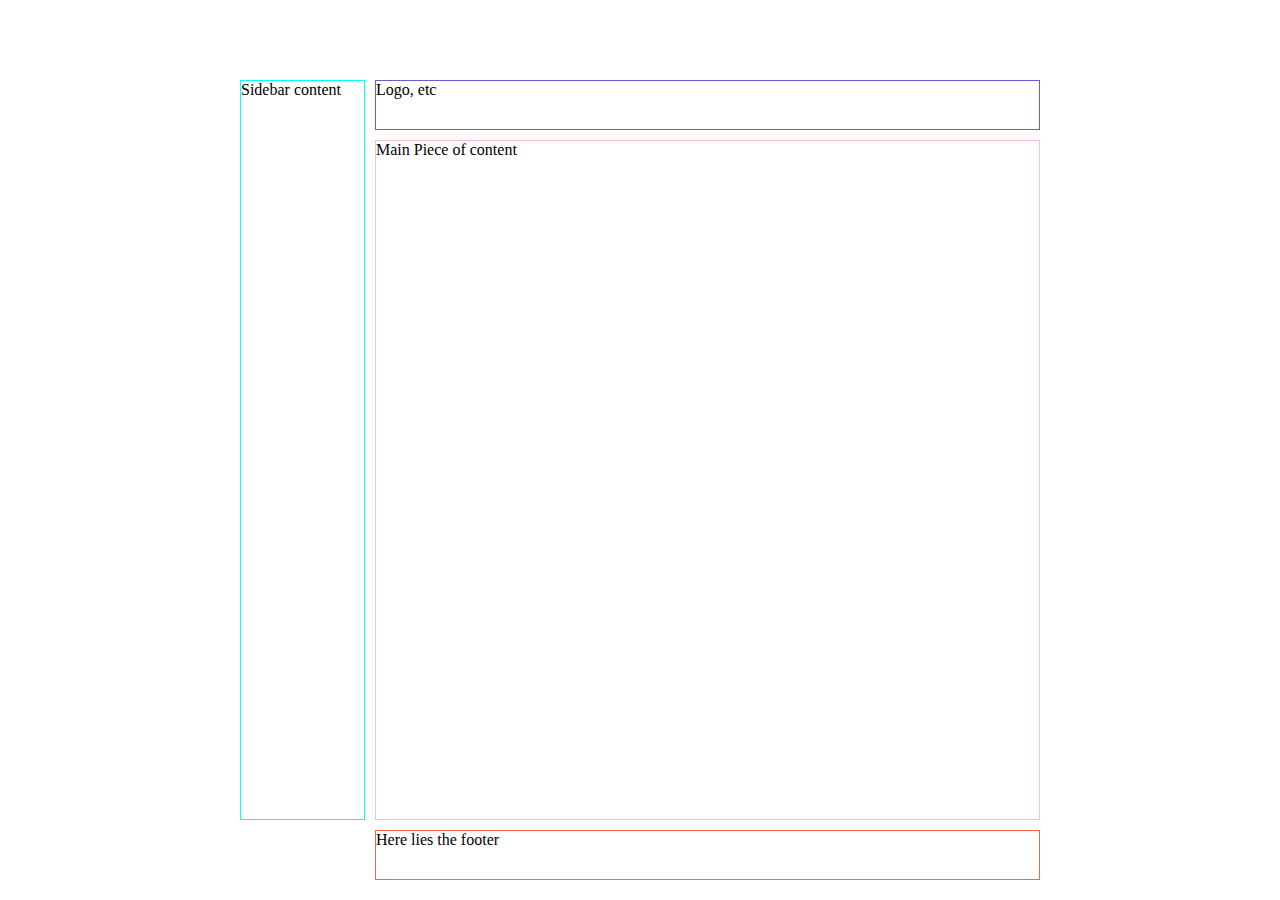
<file: Grid fun/index.html>
<!DOCTYPE html>
<html lang="en">
  <head>
    <title>Revenge of the GRID</title>
    <link rel="stylesheet" href="style.css" />
  </head>
  <body>
    <div class="container">
      <nav>Logo, etc</nav>
      <aside>Sidebar content</aside>
      <main>Main Piece of content</main>
      <footer>Here lies the footer</footer>
    </div>
  </body>
</html>
</file>
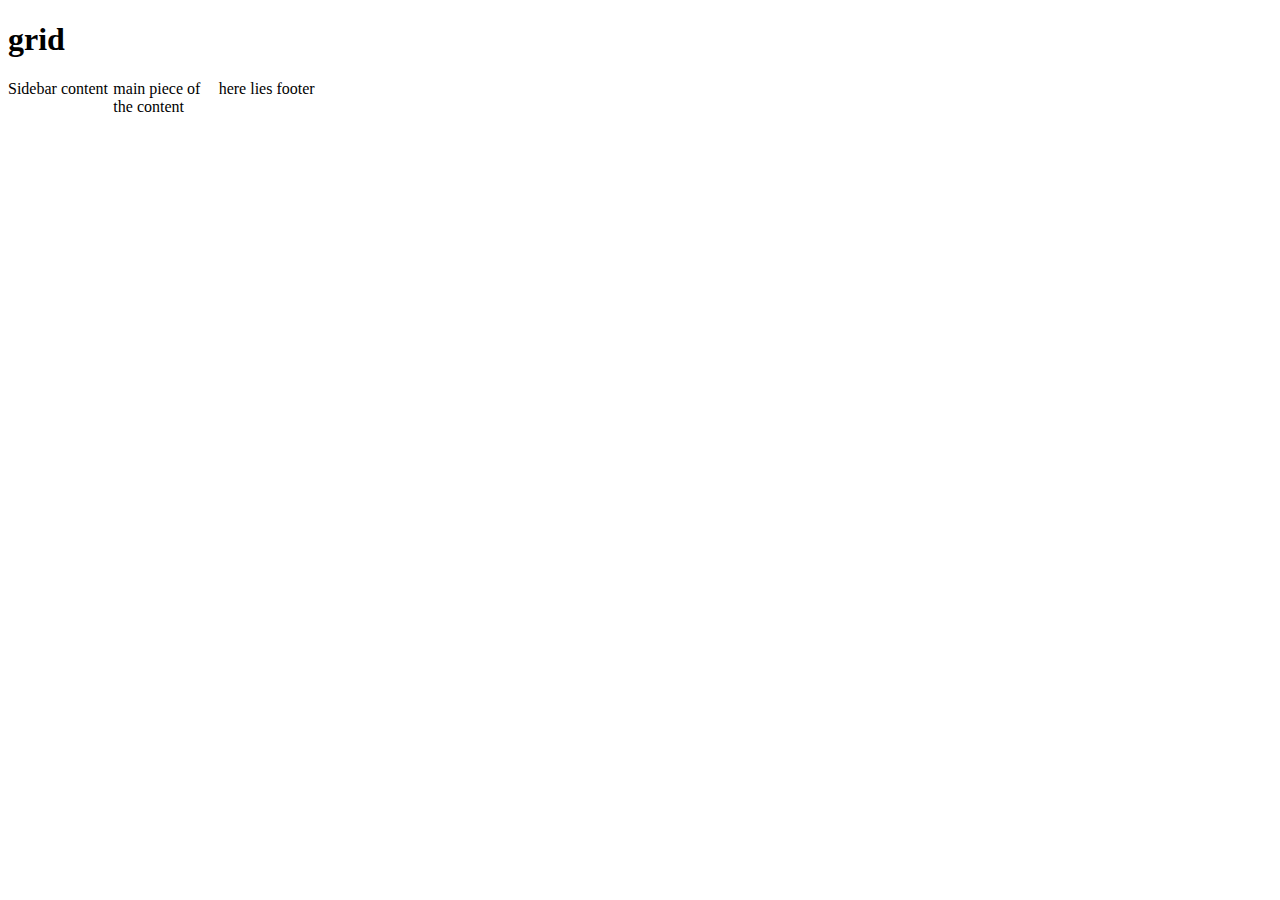
<file: 3rd day /grid copy/index.html>
<!DOCTYPE html>
<html lang="en">
  <head>
    <meta charset="UTF-8" />
    <meta name="viewport" content="width=device-width, initial-scale=1.0" />
    <title>CSS grid</title>
    <link rel="stylesheet" href="style.css" />
  </head>
  <body>
    <h1>grid</h1>
    <div class="container">
      <aside>Sidebar content</aside>
      <main>main piece of the content</main>
      <footer>here lies footer</footer>
    </div>
  </body>
</html>
</file>
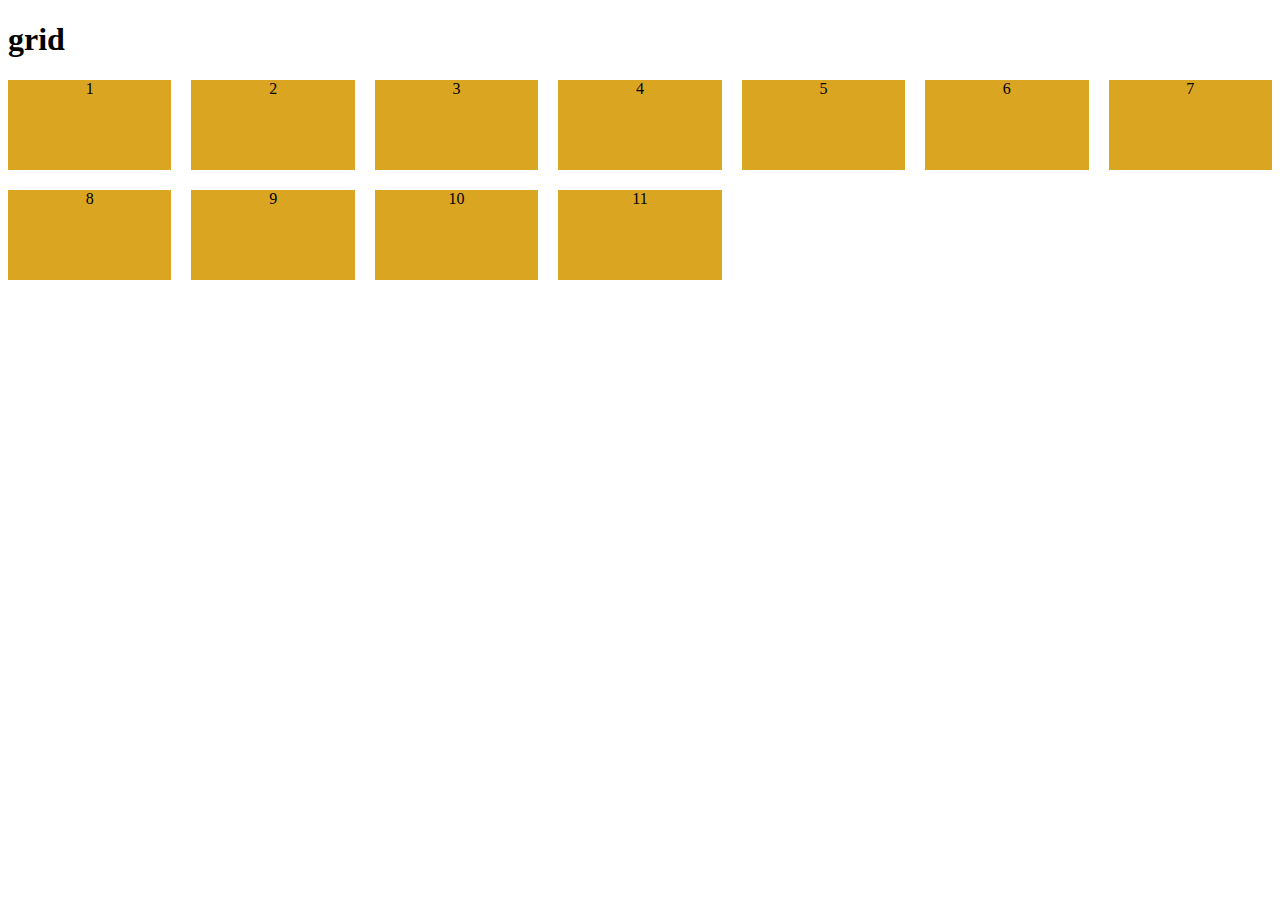
<file: 3rd day /grid/index.html>
<!DOCTYPE html>
<html lang="en">
  <head>
    <meta charset="UTF-8" />
    <meta name="viewport" content="width=device-width, initial-scale=1.0" />
    <title>CSS grid</title>
    <link rel="stylesheet" href="style.css" />
  </head>
  <body>
    <h1>grid</h1>
    <div class="container">
      <div class="item">1</div>
      <div class="item">2</div>
      <div class="item">3</div>
      <div class="item">4</div>
      <div class="item">5</div>
      <div class="item">6</div>
      <div class="item">7</div>
      <div class="item">8</div>
      <div class="item">9</div>
      <div class="item">10</div>
      <div class="item">11</div>
    </div>
  </body>
</html>
</file>
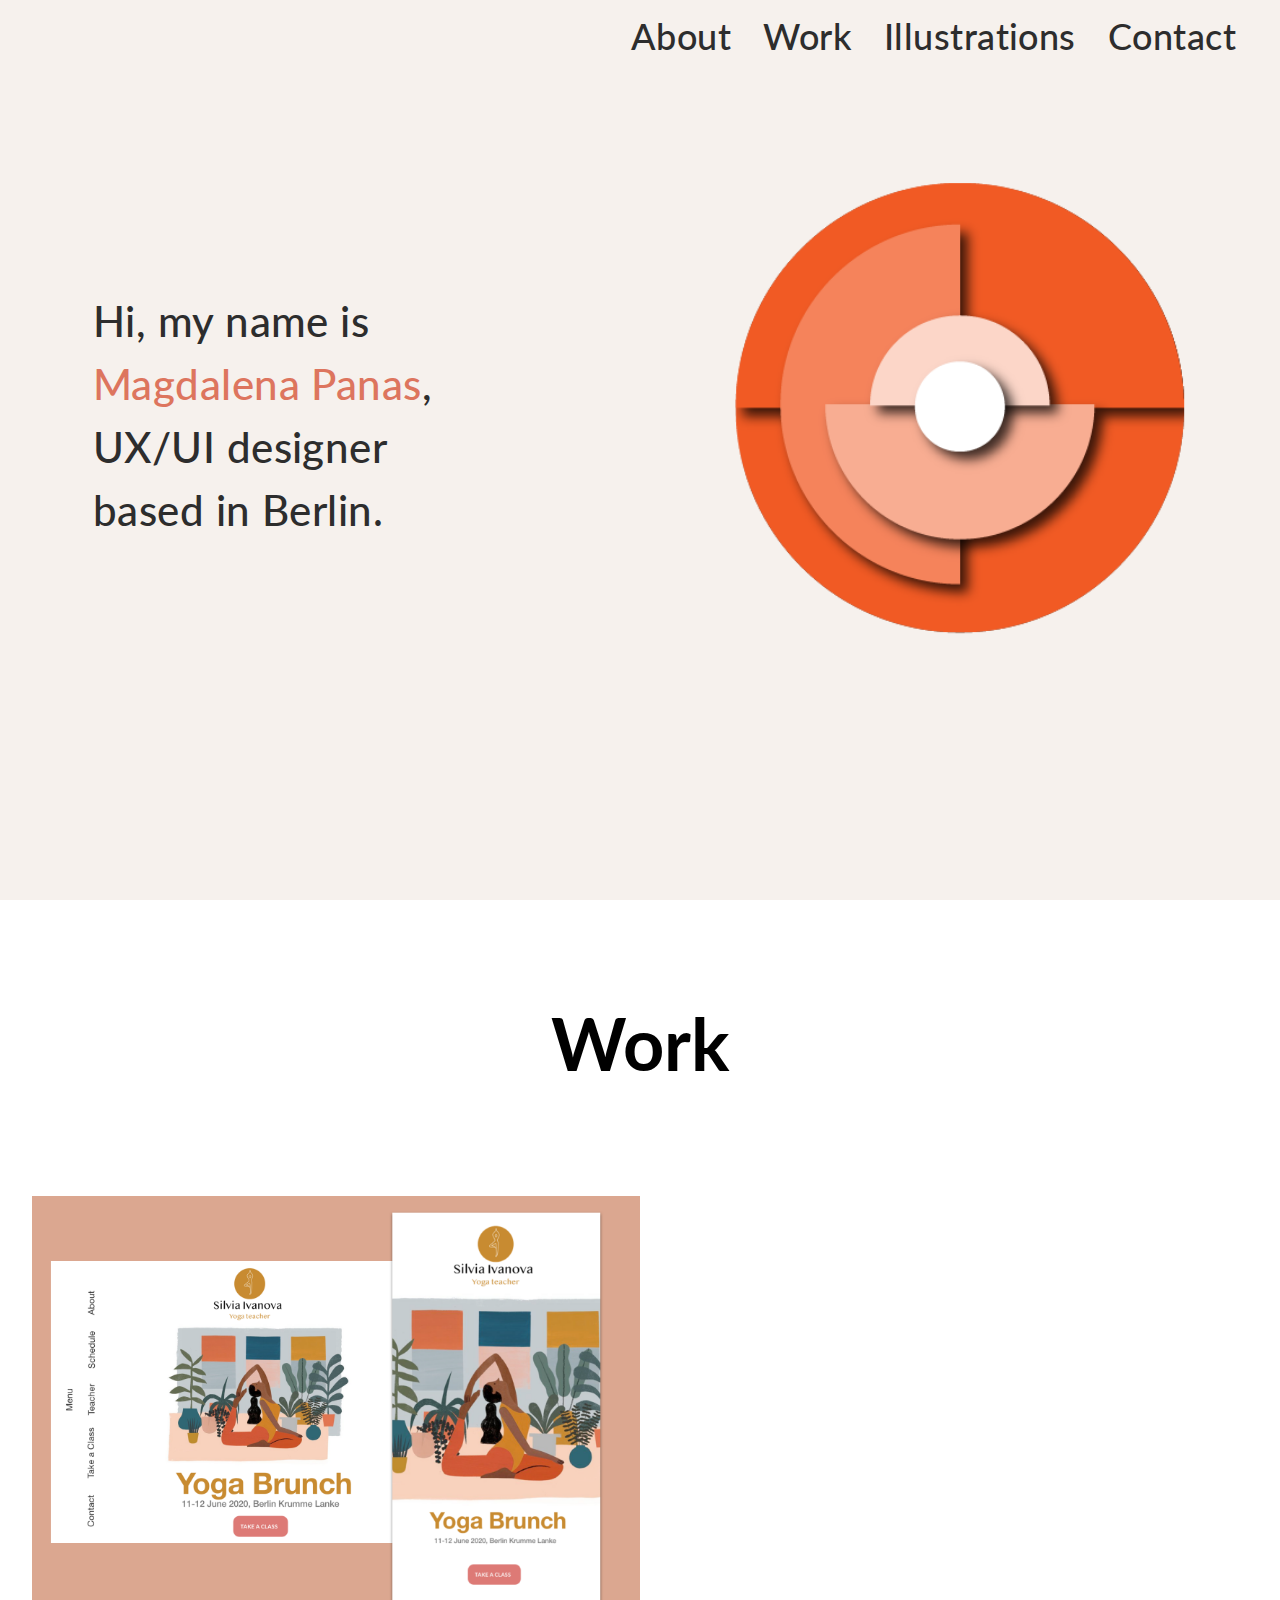
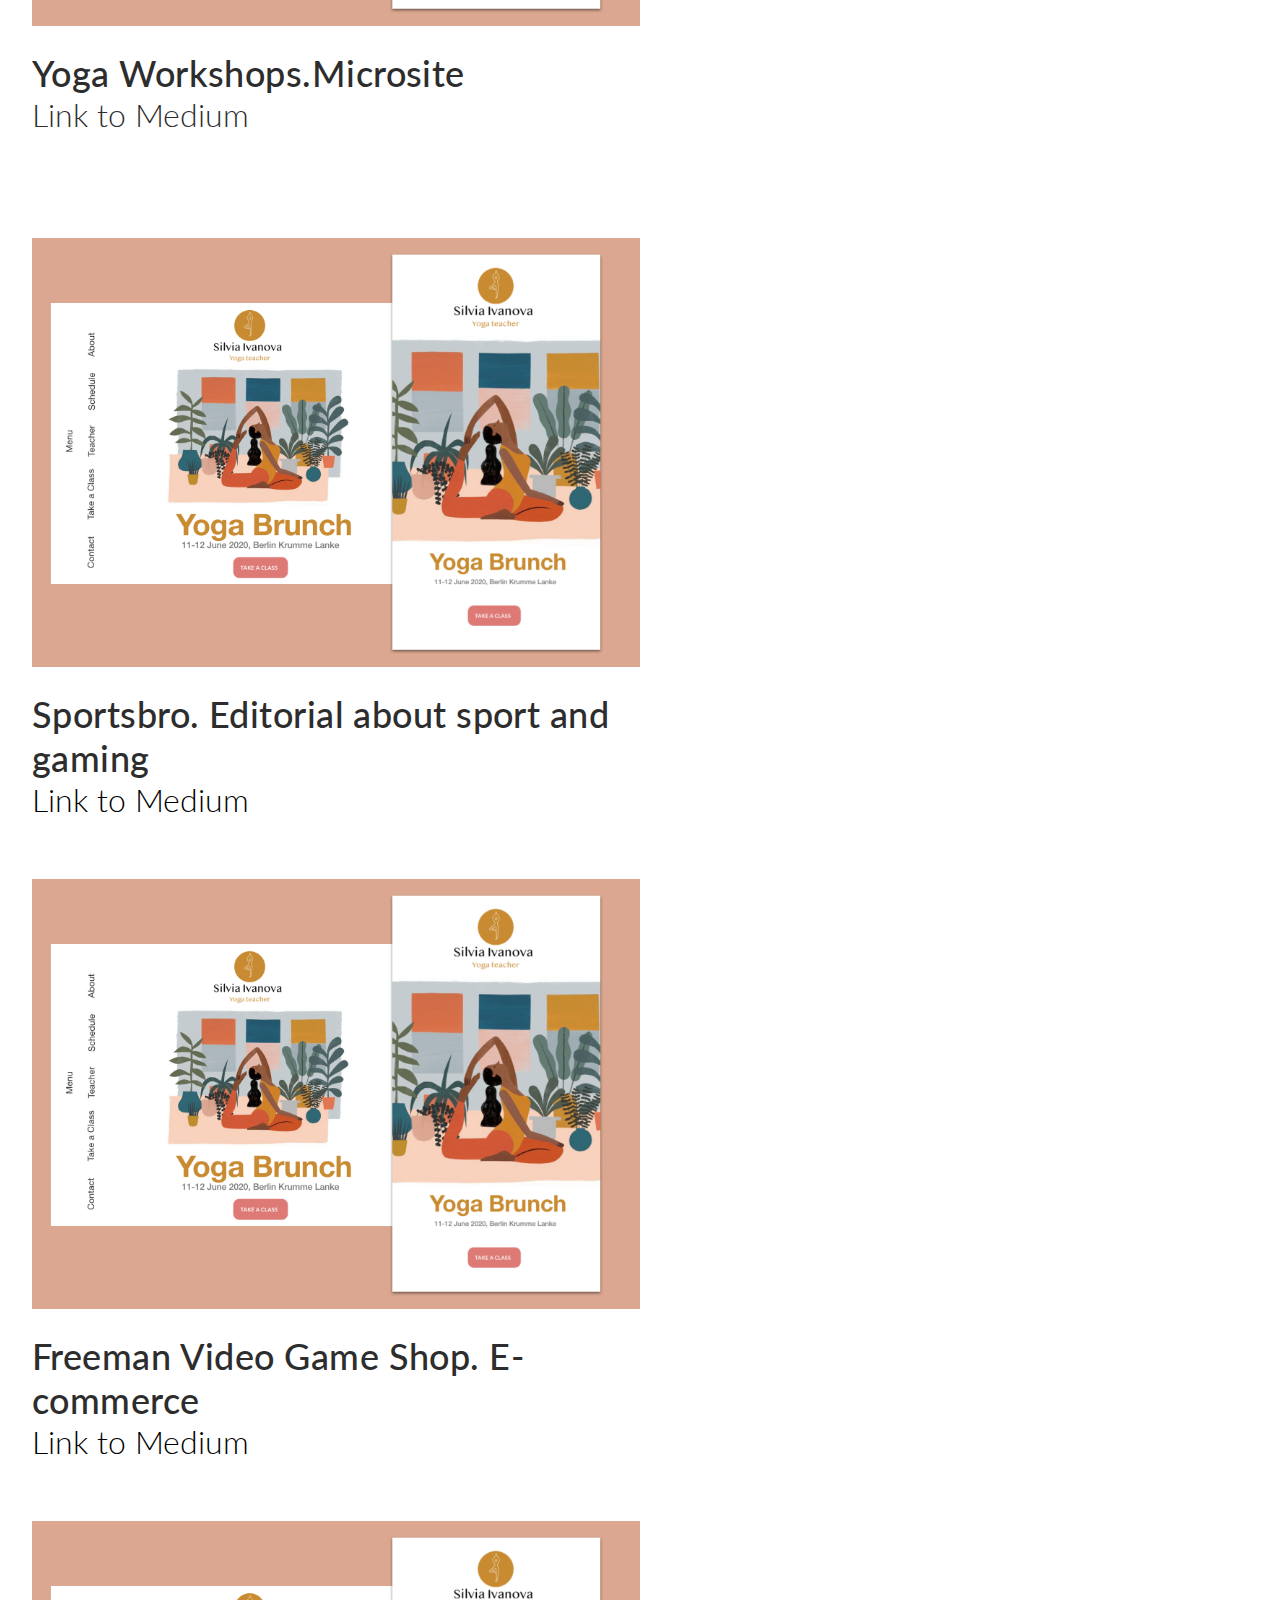
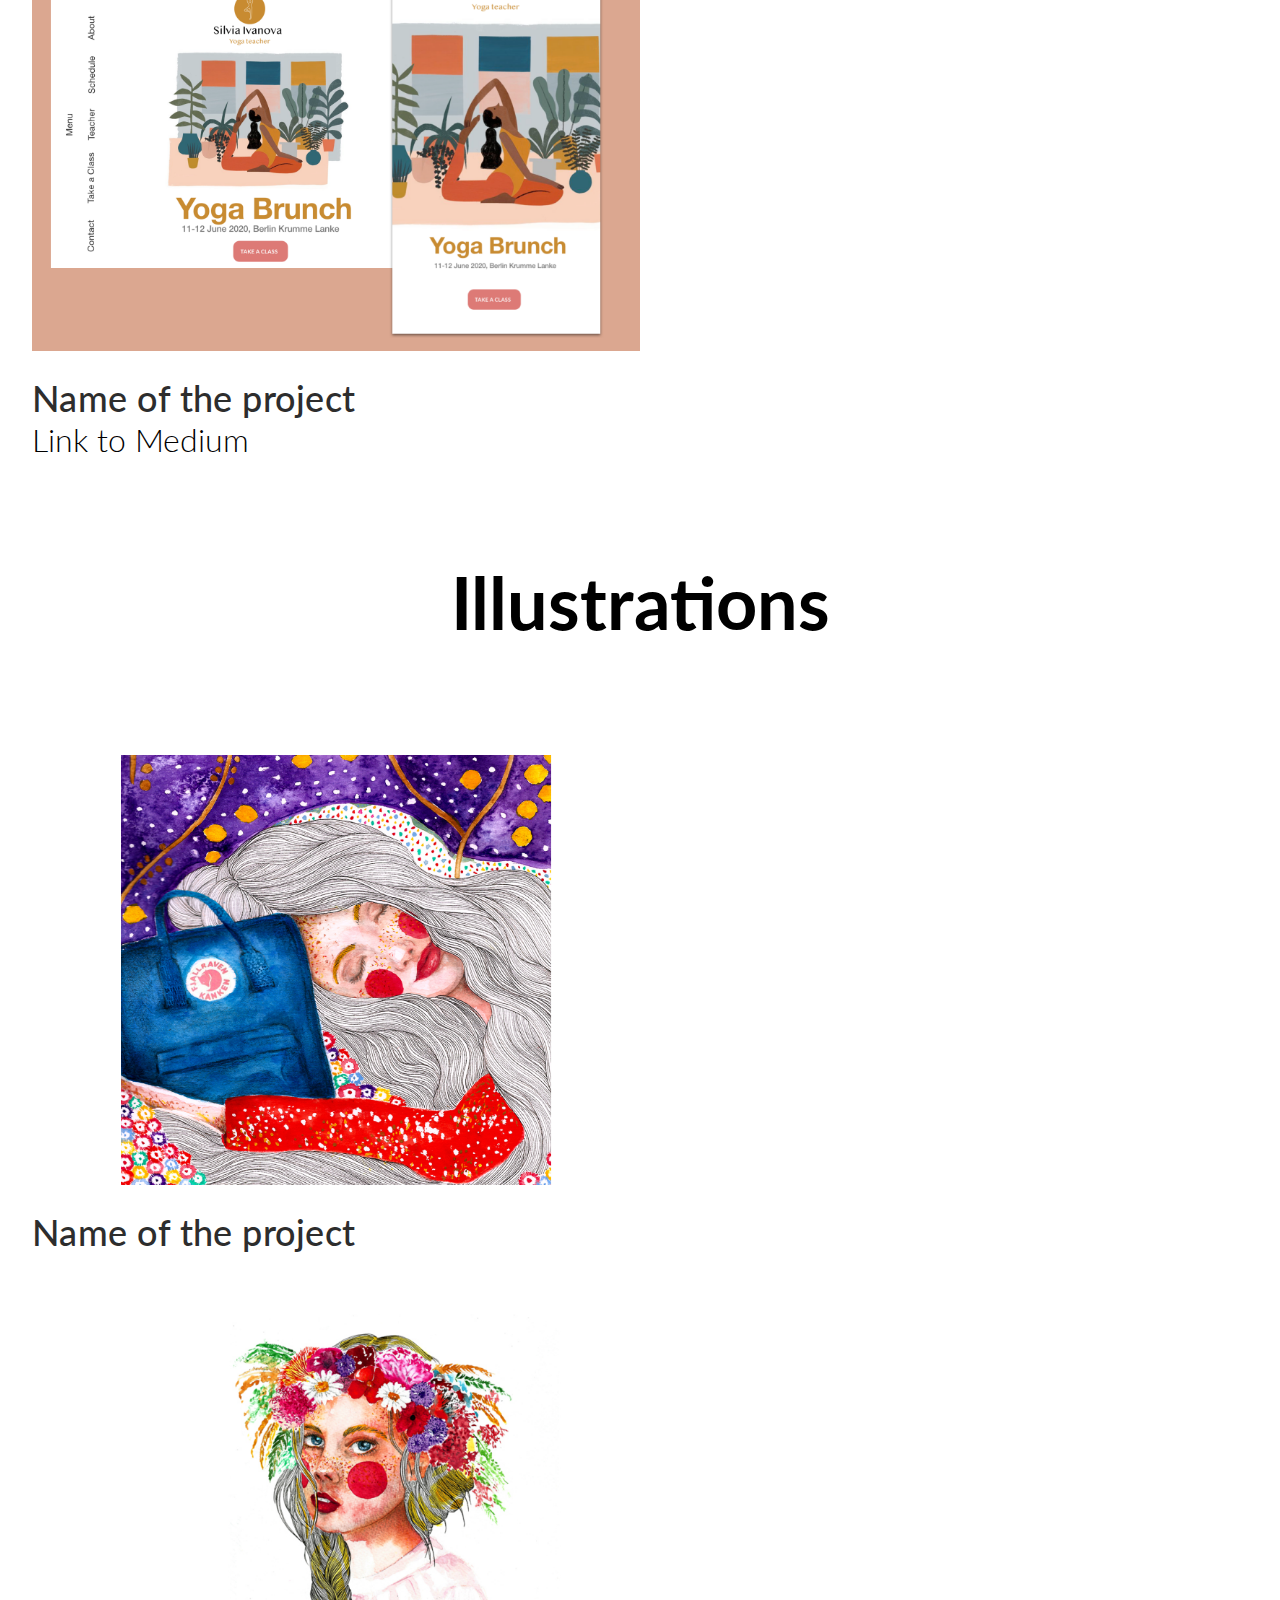
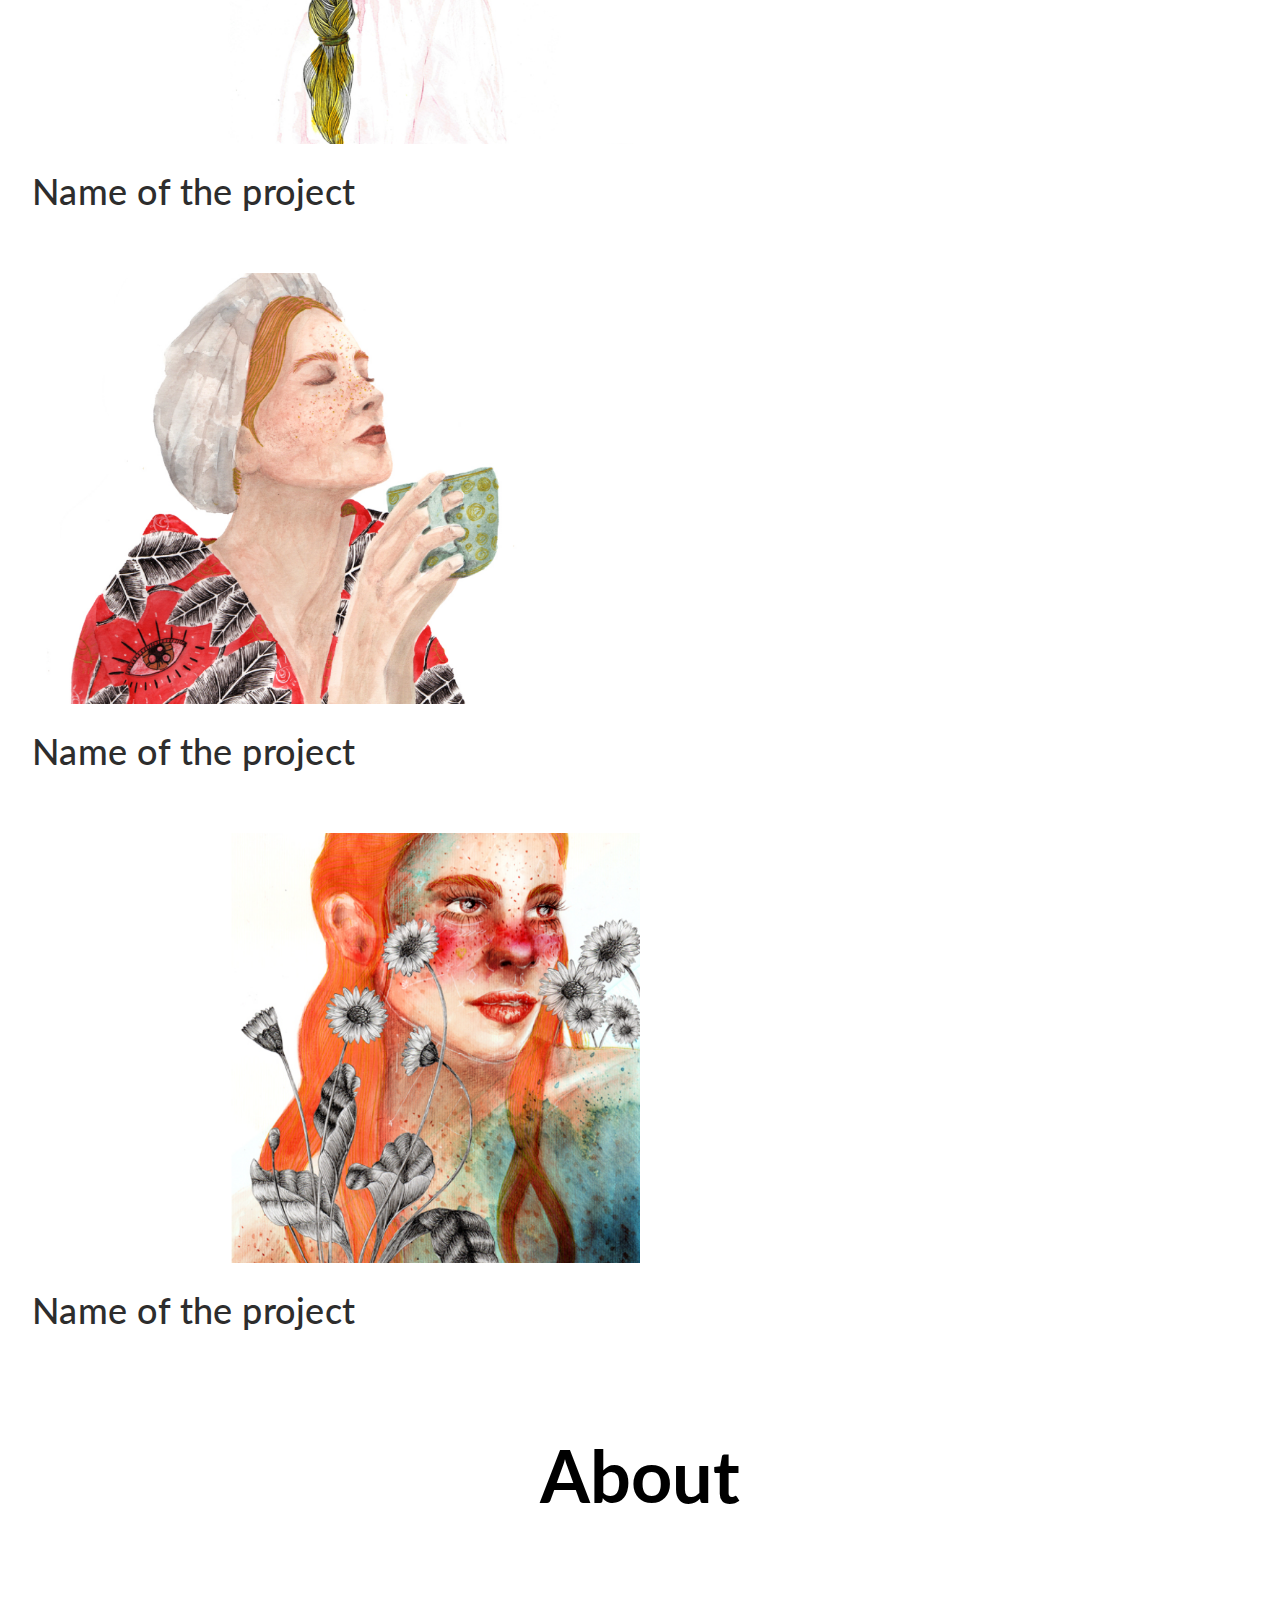
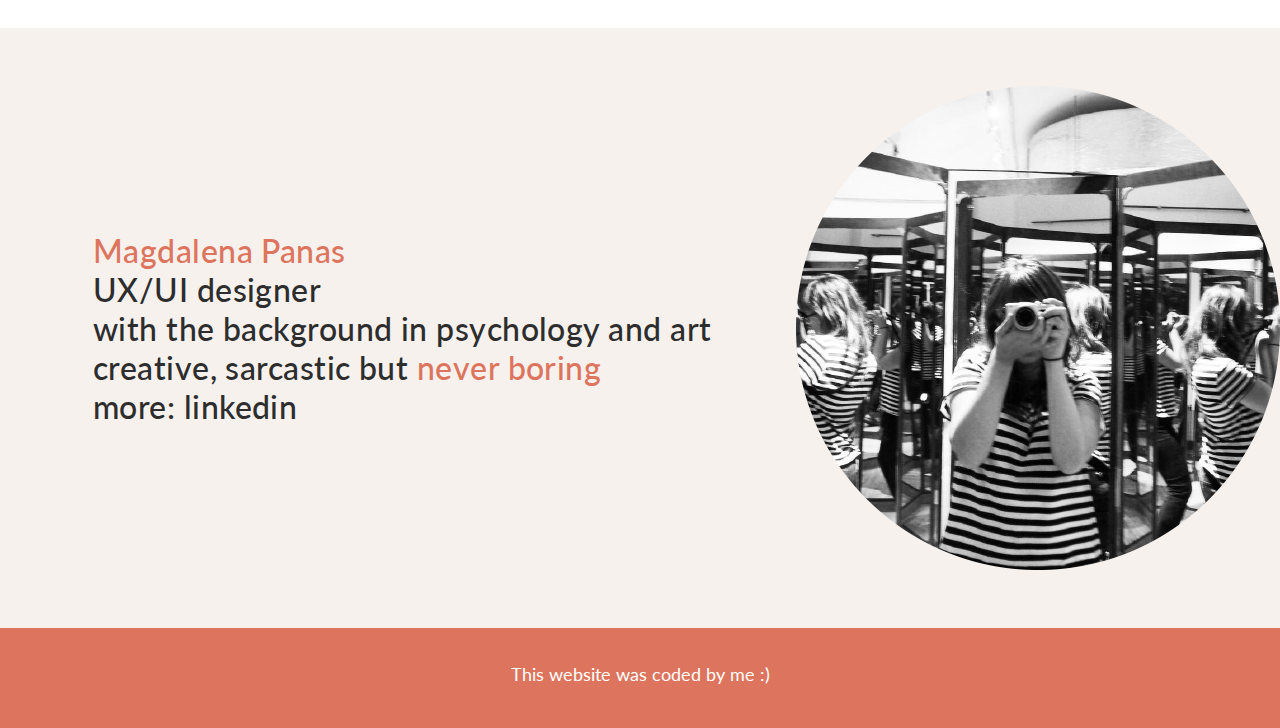
<file: site flexibox/portfolio/index.html>
<!DOCTYPE html>
<html lang="en">
  <head>
    <meta charset="UTF-8" />
    <meta name="viewport" content="width=device-width, initial-scale=1.0" />
    <title>Porfolio</title>
    <link rel="stylesheet" type="text/css" href="style.css" />
  </head>
  <body>
   <div class='rectangle'>
    <nav>
      <ul class="menustyle">
        <li><a href='#about'>About</a></li>
        <li><a href='#work'>Work</a></li>
        <li><a href='#illu'>Illustrations</a></li>
        <li>Contact</li>
      </ul>
      <div class="icons"></div>
    </nav>
    <div class="section-1" >
        <h1 class='text'>
            Hi, my name is </br>
            <span class='redish'>Magdalena Panas</span>, </br>
            UX/UI designer </br>
            based in Berlin.</h1>
        </h1>
        <img src="./images/logo.png" class='logo'>
    </div>
   </div>
   <section class="flex" id='work'>
    <div class="headline">
     <h1> Work</h1>
    </div></section>
    <div class="toBeGrid shell">

      <section class="imagegallery">
  
          <img src='./images/background.png'/>
          <h1 class='projectName'>Yoga Workshops.Microsite</h1>
          <p class='linkMedium'><a href='https://medium.com/@magdalena.panas/yoga-workshops-microsite-case-study-58ce7ce449f0'>Link to Medium</a></p>
       
      </section>

   <section class="imagegallery">
    <img src='./images/background.png'/>
    <h1 class='projectName'>Sportsbro. Editorial about sport and gaming</h1>
          <p class='linkMedium'>Link to Medium</p>
   </section>
   <section class="imagegallery">
    <img src='./images/background.png'/>
    <h1 class='projectName'>Freeman Video Game Shop. E-commerce</h1>
          <p class='linkMedium'>Link to Medium</p>
   </section>
   <section class="imagegallery">
    <img src='./images/background.png'/>
    <h1 class='projectName'>Name of the project</h1>
          <p class='linkMedium'>Link to Medium</p>
   </section>
  </div>

   <!-- <div class='art'>
    <section class="flex">
      <div class="headline">
       <h1> Illustrations</h1>
      </div></section>
     <section class='imagegallery'>
      <img src='./images/background.png'/>
      <img src='./images/background.png'/>
     </section>

     <section class='imagegallery'>
      <img src='./images/background.png'/>
      <img src='./images/background.png'/>
     </section>

   </div> -->
  
   <section class="flex" id='illu'>
    <div class="headline">
     <h1 >Illustrations</h1>
    </div></section>
    <div class="toBeGrid shell">

      <section class="imagegallery">
        <!-- <div class="flex"> -->
          <img src='./images/kanken.png'/>
          <h1 class='projectName'>Name of the project</h1>
        <!-- </div> -->
        <!-- <img src='./images/background.png'/> -->
      </section>

   <section class="imagegallery">
    <img src='./images/artwork3.png'/>
    <h1 class='projectName'>Name of the project</h1>
   </section>
   <section class="imagegallery">
    <img src='./images/Artboard3.png'/>
    <h1 class='projectName'>Name of the project</h1>
   </section>
   <section class="imagegallery">
    <img src='./images/dziewczyna1.png'/>
    <h1 class='projectName'>Name of the project</h1>
   </section>
  </div>
<section class="flex">
  <div class='headline' id='about'>
    <h1>About</h1>
    </div>
  </section>

   <div class="section-1 rectangle2" id='about'>
    <h1 class='text2'>
        <span class="redish">Magdalena Panas</span> </br>UX/UI designer </br>with the
        background in psychology and art</br> creative, sarcastic but
        <span class="redish upside">never boring </span></br>
        more: <span class="link">linkedin</span>
    </h1>
    <img src="./images/porfolio img.png" class='mypic'>
</div>
    
</body>
<footer>
  <div class='codeby'> This website was coded by me :) </div>
</footer>
  </body>
</html>
</file>
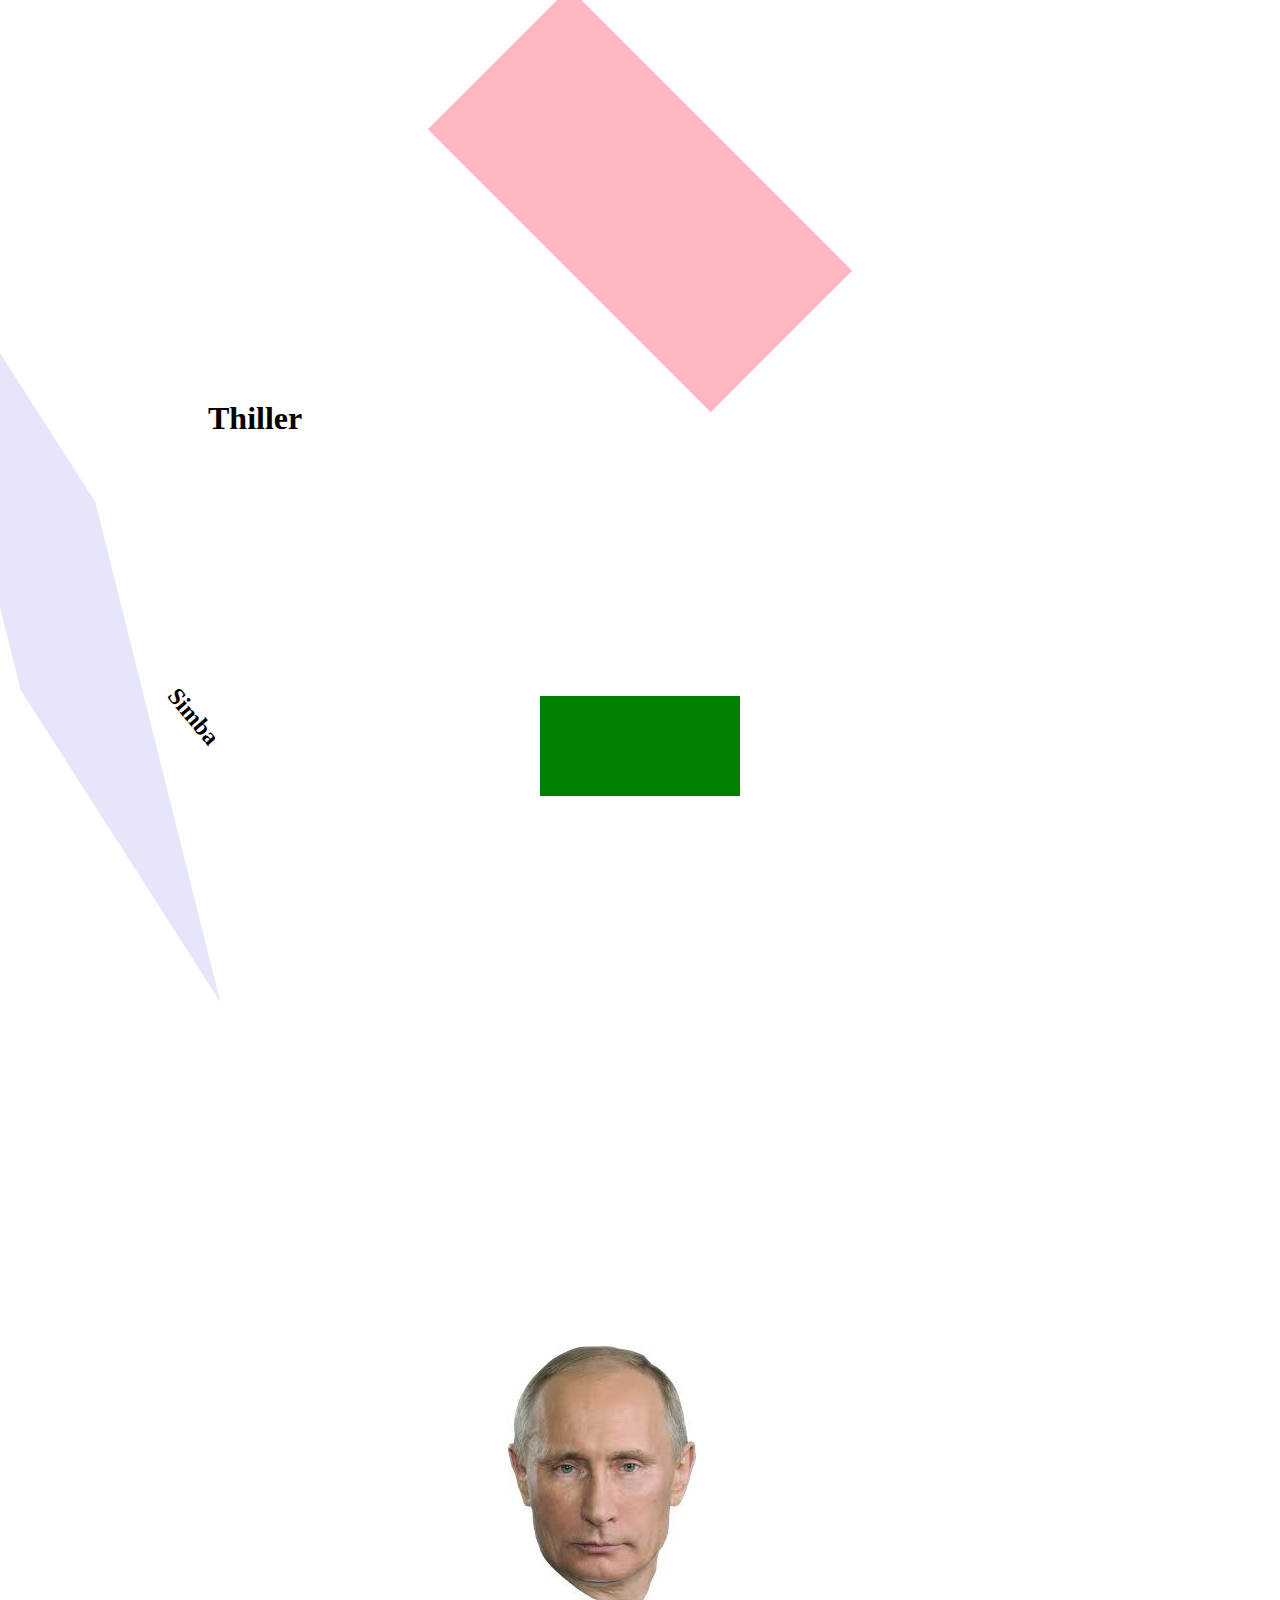
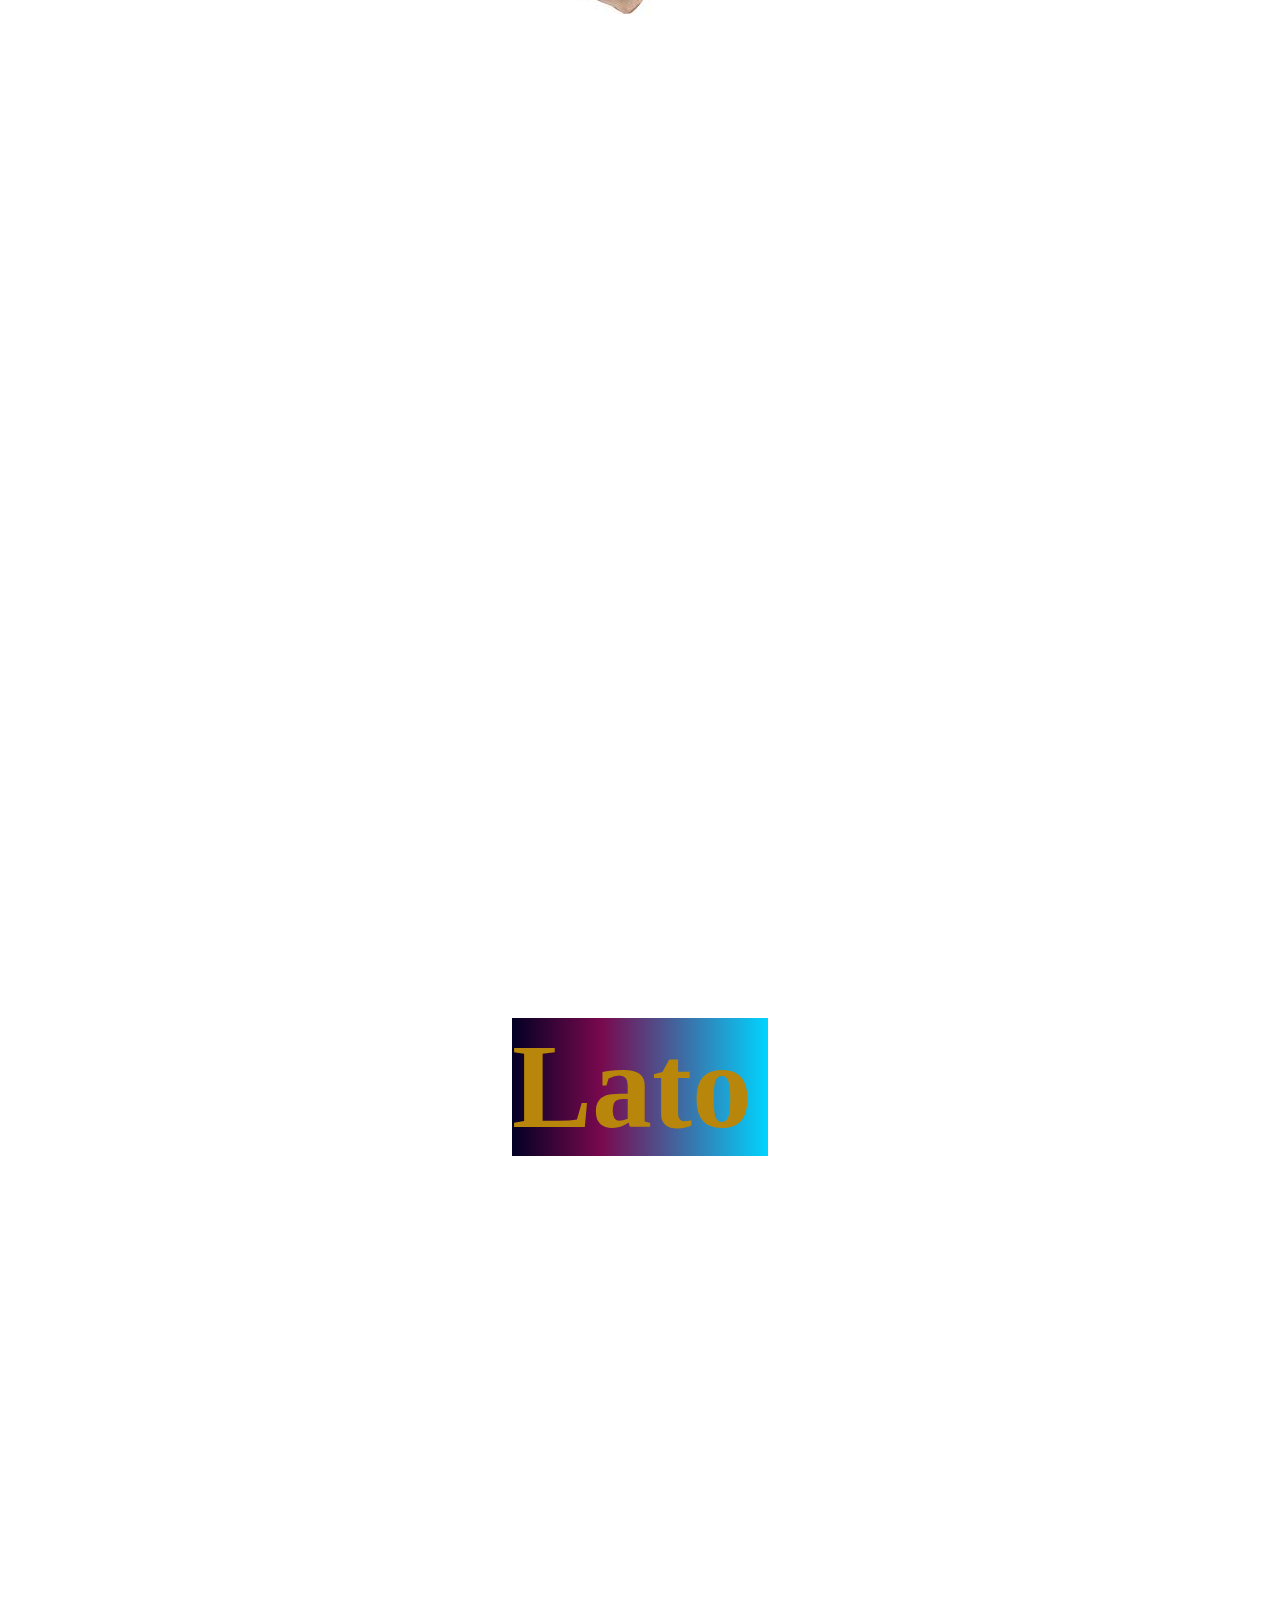
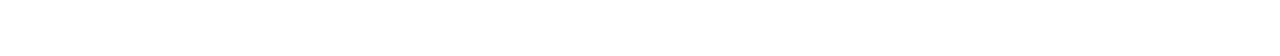
<file: site flexibox/portfolio/animation/index.html>
<!DOCTYPE html>
<html lang="en">
  <head>
    <meta charset="UTF-8" />
    <meta name="viewport" content="width=device-width, initial-scale=1.0" />
    <title>Dr jekyll and mr hyde</title>
    <link rel="stylesheet" href="style.css" />
  </head>
  <body>
    <nav></nav>
    <h1>Thiller</h1>
    <h2>Simba</h2>
    <h3>Yoda</h3>
    <div></div>
    <section></section>
    <img
      src="[data-uri]"
    />
    <h5>Lato</h5>
  </body>
</html>
</file>
<file: Grid fun/style.css>
.container {
  display: grid;
  width: 800px;
  height: 800px;
  margin: 80px auto 0;
  grid-template-columns: repeat(12, 1fr);
  grid-template-rows: 50px repeat(4, 1fr) 50px;
  grid-template-areas:
    "sidebar sidebar oscar oscar oscar oscar oscar oscar oscar oscar oscar oscar"
    "sidebar sidebar content content content content content content content content content content "
    "sidebar sidebar content content content content content content content content content content "
    "sidebar sidebar content content content content content content content content content content "
    "sidebar sidebar content content content content content content content content content content "
    ". . footer footer footer footer footer footer footer footer footer footer ";
  grid-gap: 10px;
}
nav {
  grid-area: oscar;
  border: 1px solid slateblue;
}

aside {
  grid-area: sidebar;
  border: 1px solid aqua;
}

main {
  grid-area: content;
  border: 1px solid pink;
}

footer {
  grid-area: footer;
  border: 1px solid tomato;
}

@media only screen and (max-width: 780px) {
  .container {
    grid-template-areas:
      "footer footer footer footer footer footer footer footer footer footer footer footer "
      "content content content content content content content content content content content content "
      "content content content content content content content content content content content content "
      "content content content content content content content content content content content content "
      "sidebar sidebar sidebar sidebar sidebar sidebar sidebar sidebar sidebar sidebar sidebar sidebar "
      "nav nav nav nav nav nav nav nav nav nav nav nav";
  }
}
</file>
<file: 3rd day /grid copy/style.css>
.container {
  display: grid;
  grid-template-columns: repeat(12, 1fr);
  grid-template-rows: repeat(6, 1fr);
}
</file>
<file: 3rd day /grid/style.css>
.container {
  display: grid;
  height: 200px;
  grid-template-columns: repeat(auto-fit, minmax(150px, 1fr));
  grid-gap: 20px;
}

.item {
  background-color: goldenrod;
  border-color: indianred;
  text-align: center;
}
</file>
<file: site flexibox/portfolio/style.css>
@import url("https://fonts.googleapis.com/css?family=Lato&display=swap");

* {
  margin: 0;
  padding: 0;
  box-sizing: border-box;
}
html {
  font-size: 10px;
  --bedge: #f6f1ed;
  --blackish: #2d2d2d;
  --redish: #dd755e;
}

.headline {
  font-size: 36px;
  font-weight: medium;
  font-family: "Lato";
}

ul {
  height: 74px;
  font-family: Lato;
  font-size: 36px;
  font-weight: 500;
  font-stretch: normal;
  font-style: normal;
  line-height: normal;
  letter-spacing: 0.45px;
  color: #2d2d2d;
  text-decoration: none;
  list-style: none;
  display: flex;
  margin-right: 28px;
  display: inline-flex;
}

li {
  padding: 14px 16px;
}
a li:hover {
  color: var(--redish);
}
.text {
  width: 627px;
  font-family: Lato;
  font-size: 42px;
  font-weight: 500;
  font-stretch: normal;
  font-style: normal;
  line-height: 1.5;
  letter-spacing: 0.45px;
  color: #2d2d2d;
  margin-left: 93px;
}

.text2 {
  width: 627px;
  font-family: Lato;
  font-size: 32px;
  font-weight: 500;
  font-stretch: normal;
  font-style: normal;
  line-height: normal;
  letter-spacing: 0.45px;
  color: #2d2d2d;
  margin-left: 93px;
}
.redish {
  color: #dd755e;
}

nav {
  display: flex;
  width: 100vw;
  justify-content: flex-end;
}

.container {
  margin: 0 auto;
  background-color: var(--bedge);
}
.rectangle {
  height: 900px;
  background-color: var(--bedge);
}

.rectangle2 {
  height: 600px;
  background-color: var(--bedge);
}
.section-1 {
  display: flex;
  align-items: center;
  justify-content: space-between;
  width: auto;
  margin-top: 100px;
  background-color: var(--bedge);
}
.projectName {
  margin-top: 25px;
  font-size: 36px;
  font-family: Lato;
  font-weight: 500;
  font-stretch: normal;
  font-style: normal;
  line-height: normal;
  letter-spacing: 0.45px;
  color: #2d2d2d;
}
.linkMedium {
  font-size: 32px;
  font-weight: 300;
  font-family: Lato;
}
.logo {
  width: 484px;
  height: 484px;
  margin-right: 7rem;
}
.upside:hover {
  background-color: var(--redish);
  color: white;
}
.logo:hover {
  -webkit-animation: spin 4s linear infinite alternate;
  -moz-animation: spin 4s infinite alternate;
  animation: spin 6s infinite alternate;
}
@-moz-keyframes spin {
  100% {
    -moz-transform: rotate(180deg);
  }
}
@-webkit-keyframes spin {
  100% {
    -webkit-transform: rotate(180deg);
  }
}
@keyframes spin {
  100% {
    -webkit-transform: rotate(180deg);
    transform: rotate(180deg);
  }
}

.imagegallery {
  /* display: flex;  */
  width: 100%;
  display: flex;
  flex-direction: column;
}

.imagegallery img {
  width: 100%;
  /* margin-left: 25px; */
  /* margin-right: 25px; */
}
/*.art {
  justify-items: center;
  align-items: center;
  width: auto;
  margin-top: 100px;
}*/
.headline {
  margin: 0 auto;
  padding-bottom: 10px;
}

.flex {
  margin-top: 100px;
  margin-bottom: 100px;
  width: 100%;
  display: flex;
  flex-direction: column;
  /* padding: 10px; */
  /* align-items: center; */
}

.flex img {
  margin-bottom: 3rem;
}

.toBeGrid {
  display: grid;
  grid-template-columns: repeat(auto-fit, minmax(600px, 0.5fr));
  grid-template-rows: 1fr 1fr;
  grid-gap: 60px;
}

.shell {
  width: 95vw;
  margin: 0 auto;
}
.link:hover {
  background-color: var(--redish);
  color: white;
}

a {
  text-decoration: none;
  text-decoration: none;
}

a:link {
  color: var(--blackish);
}

/* visited link */
a:visited {
  color: var(--blackish);
}

/* mouse over link */
a:hover {
  color: var(--redish);
}

/* selected link */
a:active {
  color: var(--blackish);
}

.mypic:hover {
  -webkit-animation: spin 12s linear infinite alternate;
  -moz-animation: spin 12s infinite alternate;
}
@-moz-keyframes spin {
  100% {
    -moz-transform: rotate(180deg);
  }
}
@-webkit-keyframes spin {
  100% {
    -webkit-transform: rotate(180deg);
  }
}
@keyframes spin {
  100% {
    -webkit-transform: rotate(180deg);
    transform: rotate(180deg);
  }
}

@media only screen and (max-width: 1000px) {
  .logo {
    width: 60%;
    height: 60%;
  }
  .text {
    font-size: 24px;
  }
  .section-1 {
    display: block;
    align-items: center;
    width: 80vw;
  }
  .nav {
    display: block;
    width: 80vw;
  }
}

@media only screen and (max-width: 999px) {
  .toBeGrid {
    display: block;
    width: 80vw;
    align-items: center;
  }
}

@media only screen and (max-width: 944px) {
  .toBeGrid {
    display: block;
    width: 80vw;
    align-items: center;
  }
}

/* 
.wipe {
  text-align: center;

  background: linear-gradient(to right, #fff 20%, #ff0 40%, #ff0 60%, #fff 80%);
  background-size: 200% auto;

  color: var(--blackish);
  background-clip: text;
  text-emphasis-color: transparent;
  -webkit-background-clip: text;
  -webkit-text-fill-color: transparent;

  animation: shine 5s linear infinite;
  @keyframes shine {
    to {
      background-position: 200% center;
    }
  }
} */
footer {
  height: 100px;
  background-color: #dd755e;
  color: var(--blackish);
}
.copywrite {
  display: flex;
}
.codeby {
  font-size: 18px;
  color: white;
  font-family: Lato;
  display: flex;
  justify-content: center;
  padding: 35px;
}
</file>
<file: site flexibox/portfolio/animation/style.css>
h1 {
  transform: translatex(200px);
}
h2 {
  transform: rotate(50deg) translate(500px, 500px);
}
h3 {
  transform: scale(2, 2);
}
div {
  height: 100px;
  width: 100px;
  background-color: lavender;
  transform: scale(2, 5) skew(32deg, 32deg);
}
section {
  background-color: green;
  height: 100px;
  width: 200px;
  margin: 50px auto;
  animation-name: playingAround;
  animation: playingAround 0.5s ease-in-out 0s infinite alternate;

  /*animation-name: colorChange;
  animation-duration: 4s;
  animation-iteration-count: infinite;
  animation-direction: alternate;

  /*transition: transform 1s, background 5s;
  /*transition: width 1s;
  /*transition: transform 0.3s ease-in-out;*/
}

nav {
  background-color: lightpink;
  height: 200px;
  width: 400px;
  margin: 100px auto;
  animation-name: playingNav;
  animation: playingNav 3s ease-in-out 0s infinite alternate;
  transform: rotate(45deg);
}
section:hover {
  background-color: indianred;
  /*transform: scale(1.2);*/
  width: 400px;
  border: black dashed 1px;
}

img {
  margin: 500px;
  animation-name: putinek;
  animation: putinek 5s linear 0s infinite alternate;
}

h5 {
  margin: 500px auto;
  color: darkgoldenrod;
  background: rgb(2, 0, 36);
  background: linear-gradient(
    90deg,
    rgba(2, 0, 36, 1) 0%,
    rgba(121, 9, 78, 1) 35%,
    rgba(0, 212, 255, 1) 100%
  );
  width: 20vw;
  font-size: 120px;
  animation-name: typo;
  animation: typo 0.5s linear 0s infinite alternate;
}

@keyframes typo {
  0% {
    transform: translateY(0);
    scale: 0;
    opacity: 0;
  }
  25% {
    transform: translateY(10px);
    scale: 0;
    opacity: 0;
  }
  50% {
    transform: translateY(20px);
    scale: 1.2;
    opacity: 25%;
  }
  75% {
    transform: translateY(40px);
    scale: 1.5;
    opacity: 75%;
  }
  100% {
    transform: translateY(50px);
    scale: 2;
    opacity: 100%;
  }
}
@keyframes putinek {
  0% {
    border: 1px, rosybrown solid;
    transform: translateX(0);
    scale: 0;
    opacity: 0;
  }
  25% {
    border: 1px, rosybrown solid;
    transform: translateX(0);
    scale: 0;
    opacity: 0;
  }
  50% {
    border: 2px, rosybrown solid;
    transform: translateX(200px);
    scale: 1.2;
    opacity: 25%;
  }
  75% {
    border: 4px, rosybrown solid;
    transform: translateX(400px);
    scale: 1.5;
    opacity: 75%;
  }
  100% {
    border: 5px, rosybrown solid;
    transform: translateX(500px);
    scale: 2;
    opacity: 100%;
  }
}

/*@keyframes colorChange {
  from {
    background-color: blue;
  }
  to {
    background-color: pink;
  }
} */

@keyframes colorChange {
  0% {
    background-color: green;
  }
  10% {
    background-color: orange;
  }
  50% {
    background-color: yellow;
  }
  70% {
    background-color: palevioletred;
  }
  82% {
    background-color: red;
  }
  100% {
    background-color: pink;
  }
}
@keyframes playingAround {
  0% {
    transform: translateY(0);
  }
  25% {
    transform: translateX(50px);
  }
  50% {
    transform: translateX(100px);
  }
  75% {
    transform: translateX(175px);
  }
  100% {
    transform: translateX(200px);
  }
}

@keyframes playingNav {
  0% {
    transform: translateY(0);
    background-color: lightpink;
  }
  25% {
    transform: translateY(-50px);
    background-color: lightseagreen;
  }
  50% {
    transform: translateY(-100px);
    background-color: mediumaquamarine;
  }
  75% {
    transform: translateY(-175px);
    background-color: mistyrose;
  }
  100% {
    transform: translateY(-200px);
    background-color: palegreen;
    scale: 1.2;
  }
}
</file>
